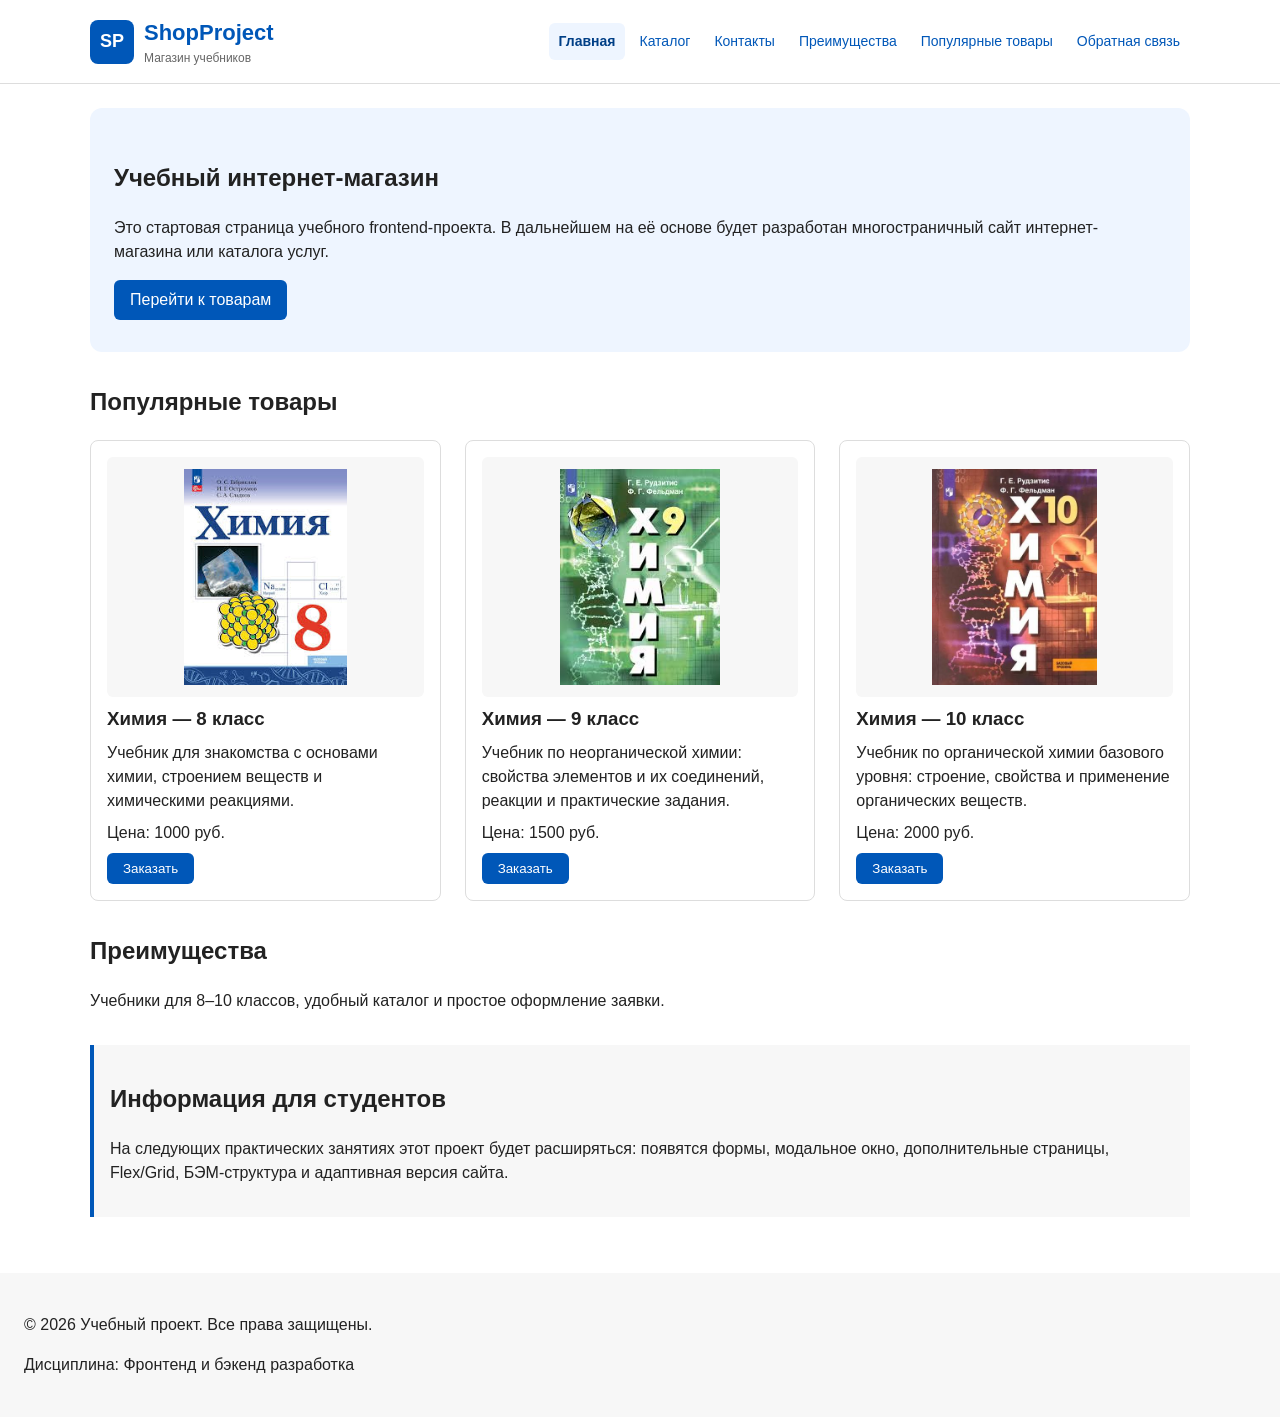
<file: index.html>
<!DOCTYPE html>
<html lang="ru">
<head>
  <meta charset="UTF-8">
  <meta name="viewport" content="width=device-width, initial-scale=1.0">
  <title>Каталог товаров</title>
  <link rel="stylesheet" href="css/style.css">
  <script src="js/main.js" defer></script>
  <meta property="og:type" content="website">
  <meta property="og:title" content="Учебный интернет-магазин">
  <meta property="og:description" content="Учебный frontend-проект интернет-магазина.">
  <meta property="og:image" content="https://demetro0.github.io/kr1-html-css-shop/images/preview.jpg">

</head>
<body>
   <header class="header">
    <div class="site-header">
      <a class="site-logo" href="index.html">
        <span class="site-logo__mark" aria-hidden="true">SP</span>
        <span>ShopProject<small>Магазин учебников</small></span>
      </a>
      <nav class="site-nav" aria-label="Основная навигация">
        <ul class="site-nav__list">
          <li><a href="index.html" aria-current="page">Главная</a></li>
          <li><a href="catalog.html">Каталог</a></li>
          <li><a href="contacts.html">Контакты</a></li>
          <li><a href="index.html#advantages">Преимущества</a></li>
          <li><a href="index.html#popular">Популярные товары</a></li>
          <li><a href="contacts.html#feedback">Обратная связь</a></li>
        </ul>
      </nav>
    </div>
  </header>


  <main>
    <section class="hero">
        <h1>Учебный интернет-магазин</h1>
        <p>
            Это стартовая страница учебного frontend-проекта.
            В дальнейшем на её основе будет разработан многостраничный сайт
            интернет-магазина или каталога услуг.
        </p>
        <a class="button" href="#popular">Перейти к товарам</a>
    </section>

  <section class="section" id="popular">
    <h2>Популярные товары</h2>

    <div class="products-grid">
      <article class="product-card">
        <img class="product-card__image" src="images/product-1.png" alt="Обложка учебника химии, 8 класс">
        <h3>Химия — 8 класс</h3>
        <p>Учебник для знакомства с основами химии, строением веществ и химическими реакциями.</p>
        <p>Цена: 1000 руб.</p>
        <button class="button product-card__button" type="button" data-product="Химия — 8 класс">
          Заказать
        </button>
      </article>

      <article class="product-card">
        <img class="product-card__image" src="images/product-2.png" alt="Обложка учебника химии, 9 класс">
        <h3>Химия — 9 класс</h3>
        <p>Учебник по неорганической химии: свойства элементов и их соединений, реакции и практические задания.</p>
        <p>Цена: 1500 руб.</p>
        <button class="button product-card__button" type="button" data-product="Химия — 9 класс">
          Заказать
        </button>
      </article>

      <article class="product-card">
        <img class="product-card__image" src="images/product-3.png" alt="Обложка учебника химии, 10 класс">
        <h3>Химия — 10 класс</h3>
        <p>Учебник по органической химии базового уровня: строение, свойства и применение органических веществ.</p>
        <p>Цена: 2000 руб.</p>
        <button class="button product-card__button" type="button" data-product="Химия — 10 класс">
          Заказать
        </button>
      </article>
    </div>
  </section>

    <section class="section" id="advantages">
      <h2>Преимущества</h2>
      <p>Учебники для 8–10 классов, удобный каталог и простое оформление заявки.</p>
    </section>

    <aside class="aside-info">
        <h2>Информация для студентов</h2>
        <p>
            На следующих практических занятиях этот проект будет расширяться:
            появятся формы, модальное окно, дополнительные страницы, Flex/Grid,
            БЭМ-структура и адаптивная версия сайта.
        </p>
    </aside>




  </main>

 <footer id="contacts">
    <p>&copy; 2026 Учебный проект. Все права защищены.</p>
    <p>Дисциплина: Фронтенд и бэкенд разработка</p>
</footer>
<dialog class="order-dialog" id="order-dialog" aria-labelledby="order-dialog-title">
  <h2 id="order-dialog-title">Оформление заявки</h2>

  <form class="order-form" id="order-form" action="#" method="post" novalidate>
    <input id="selected-product" name="selected-product" type="hidden">

    <div class="form-field">
      <label for="order-name">Имя</label>
      <input
        id="order-name"
        name="name"
        type="text"
        placeholder="Введите ваше имя"
        minlength="2"
        autocomplete="given-name"
        required
      >
    </div>

    <div class="form-field">
      <label for="order-email">E-mail</label>
      <input
        id="order-email"
        name="email"
        type="email"
        placeholder="example@mail.ru"
        autocomplete="email"
        required
      >
    </div>

    <div class="form-field">
      <label for="order-phone">Телефон</label>
      <input
        id="order-phone"
        name="phone"
        type="tel"
        inputmode="tel"
        placeholder="+7 (900) 000-00-00"
        pattern="^\+7 \(\d{3}\) \d{3}-\d{2}-\d{2}$"
        required
      >
      <small>Формат: +7 (900) 000-00-00</small>
    </div>

    <div class="form-field">
      <label for="order-date">Дата связи</label>
      <input
        id="order-date"
        name="date"
        type="date"
      >
    </div>

    <div class="form-field">
      <label for="order-topic">Тема заявки</label>
      <select id="order-topic" name="topic" required>
        <option value="">Выберите тему</option>
        <option value="product">Заказ товара</option>
        <option value="consultation">Консультация</option>
        <option value="delivery">Доставка</option>
      </select>
    </div>

    <div class="form-field">
      <label for="order-comment">Комментарий</label>
      <textarea
        id="order-comment"
        name="comment"
        rows="4"
        placeholder="Укажите дополнительную информацию"
      ></textarea>
    </div>

    <div class="form-field form-field--checkbox">
      <label>
        <input
          id="order-agreement"
          name="agreement"
          type="checkbox"
          required
        >
        Я согласен на обработку данных
      </label>
    </div>

    <div class="form-actions">
      <button type="button" id="close-order-dialog">Закрыть</button>
      <button type="submit">Отправить заявку</button>
    </div>
  </form>
</dialog>

<p class="success-message" id="success-message" hidden>
  Форма успешно отправлена!
</p>

</body>
</html>
</file>
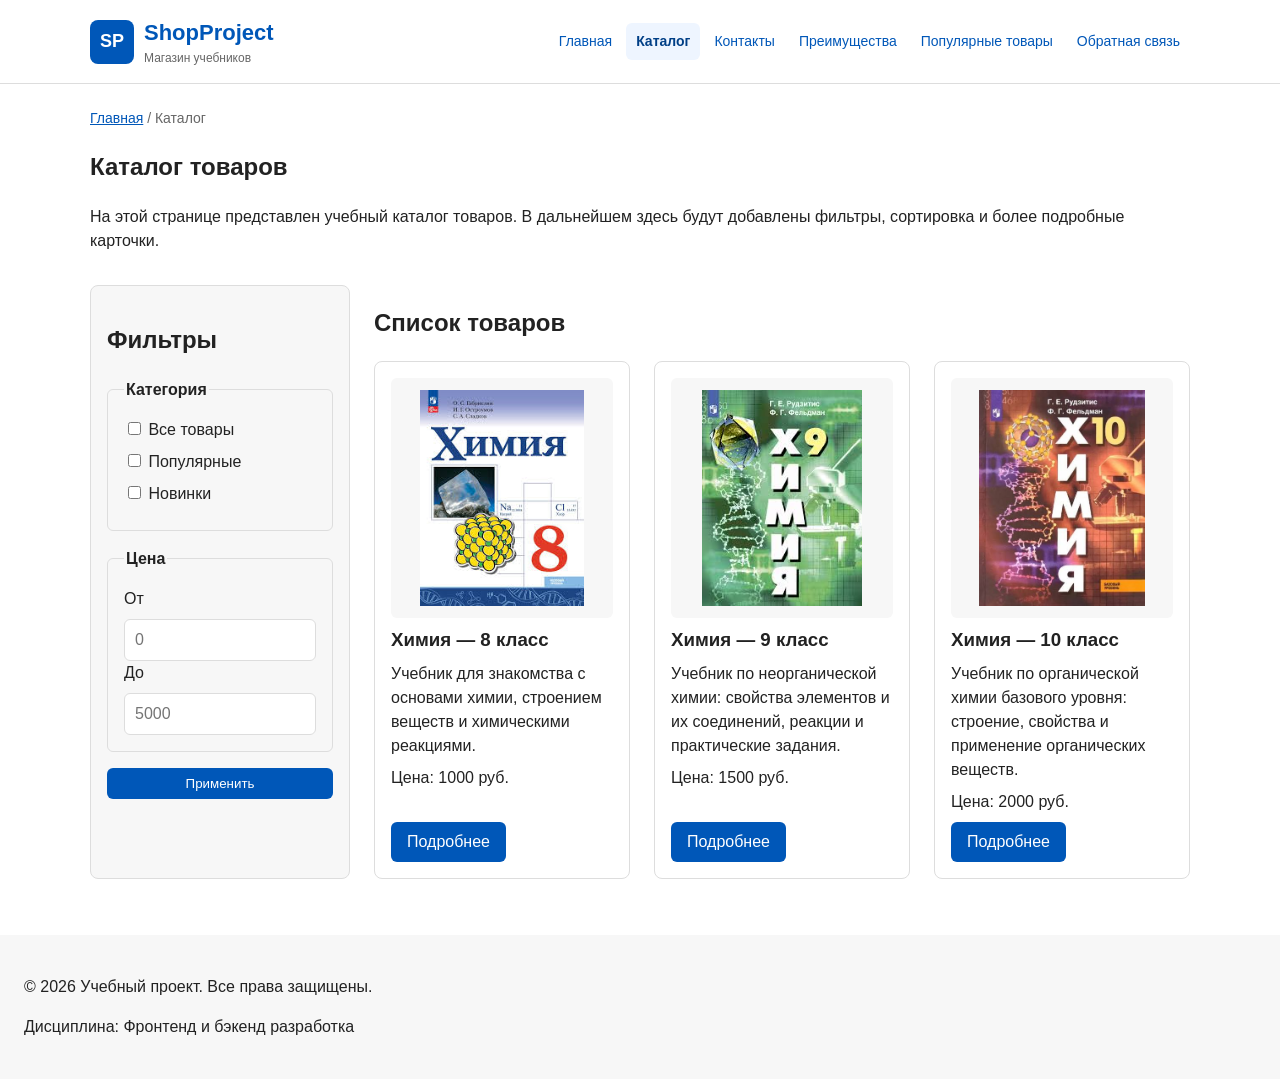
<file: catalog.html>
<!DOCTYPE html>
<html lang="ru">
<head>
  <meta charset="UTF-8">
  <meta name="viewport" content="width=device-width, initial-scale=1.0">
  <meta name="description" content="Каталог товаров учебного интернет-магазина.">
  <title>Каталог товаров — Учебный интернет-магазин</title>
  <link rel="stylesheet" href="css/style.css">
  <meta property="og:type" content="website">
  <meta property="og:title" content="Учебный интернет-магазин">
  <meta property="og:description" content="Учебный frontend-проект интернет-магазина.">
  <meta property="og:image" content="https://demetro0.github.io/kr1-html-css-shop/images/preview.jpg">

</head>
<body>
    <header class="header">
    <div class="site-header">
      <a class="site-logo" href="index.html">
        <span class="site-logo__mark" aria-hidden="true">SP</span>
        <span>ShopProject<small>Магазин учебников</small></span>
      </a>
      <nav class="site-nav" aria-label="Основная навигация">
        <ul class="site-nav__list">
          <li><a href="index.html">Главная</a></li>
          <li><a href="catalog.html" aria-current="page">Каталог</a></li>
          <li><a href="contacts.html">Контакты</a></li>
          <li><a href="index.html#advantages">Преимущества</a></li>
          <li><a href="index.html#popular">Популярные товары</a></li>
          <li><a href="contacts.html#feedback">Обратная связь</a></li>
        </ul>
      </nav>
    </div>
  </header>

  <main>
    <nav class="breadcrumbs" aria-label="Хлебные крошки">
      <a href="index.html">Главная</a>
      <span>Каталог</span>
    </nav>

    <section class="section">
      <h1>Каталог товаров</h1>
      <p>
        На этой странице представлен учебный каталог товаров.
        В дальнейшем здесь будут добавлены фильтры, сортировка и более
        подробные карточки.
      </p>
    </section>
    <section class="catalog-layout">
  <aside class="catalog-filters">
    <h2>Фильтры</h2>

    <form class="filters-form" action="#" method="get">
      <fieldset>
        <legend>Категория</legend>

        <label>
          <input type="checkbox" name="category" value="all">
          Все товары
        </label>

        <label>
          <input type="checkbox" name="category" value="popular">
          Популярные
        </label>

        <label>
          <input type="checkbox" name="category" value="new">
          Новинки
        </label>
      </fieldset>

      <fieldset>
        <legend>Цена</legend>

        <label for="price-from">От</label>
        <input id="price-from" name="price-from" type="number" min="0" placeholder="0">

        <label for="price-to">До</label>
        <input id="price-to" name="price-to" type="number" min="0" placeholder="5000">
      </fieldset>

      <button class="button" type="submit">Применить</button>
    </form>
  </aside>

  <section class="catalog-products">
    <h2>Список товаров</h2>

    <div class="products-grid">
      <article class="product-card">
        <img class="product-card__image" src="images/product-1.png" alt="Обложка учебника химии, 8 класс">
        <h3>Химия — 8 класс</h3>
        <p>Учебник для знакомства с основами химии, строением веществ и химическими реакциями.</p>
        <p>Цена: 1000 руб.</p>
        <a class="button" href="index.html#popular">Подробнее</a>
      </article>

      <article class="product-card">
        <img class="product-card__image" src="images/product-2.png" alt="Обложка учебника химии, 9 класс">
        <h3>Химия — 9 класс</h3>
        <p>Учебник по неорганической химии: свойства элементов и их соединений, реакции и практические задания.</p>
        <p>Цена: 1500 руб.</p>
        <a class="button" href="index.html#popular">Подробнее</a>
      </article>

      <article class="product-card">
        <img class="product-card__image" src="images/product-3.png" alt="Обложка учебника химии, 10 класс">
        <h3>Химия — 10 класс</h3>
        <p>Учебник по органической химии базового уровня: строение, свойства и применение органических веществ.</p>
        <p>Цена: 2000 руб.</p>
        <a class="button" href="index.html#popular">Подробнее</a>
      </article>
    </div>
  </section>
</section>

    
  </main>

  <footer>
    <p>&copy; 2026 Учебный проект. Все права защищены.</p>
    <p>Дисциплина: Фронтенд и бэкенд разработка</p>
  </footer>
</body>
</html>
</file>
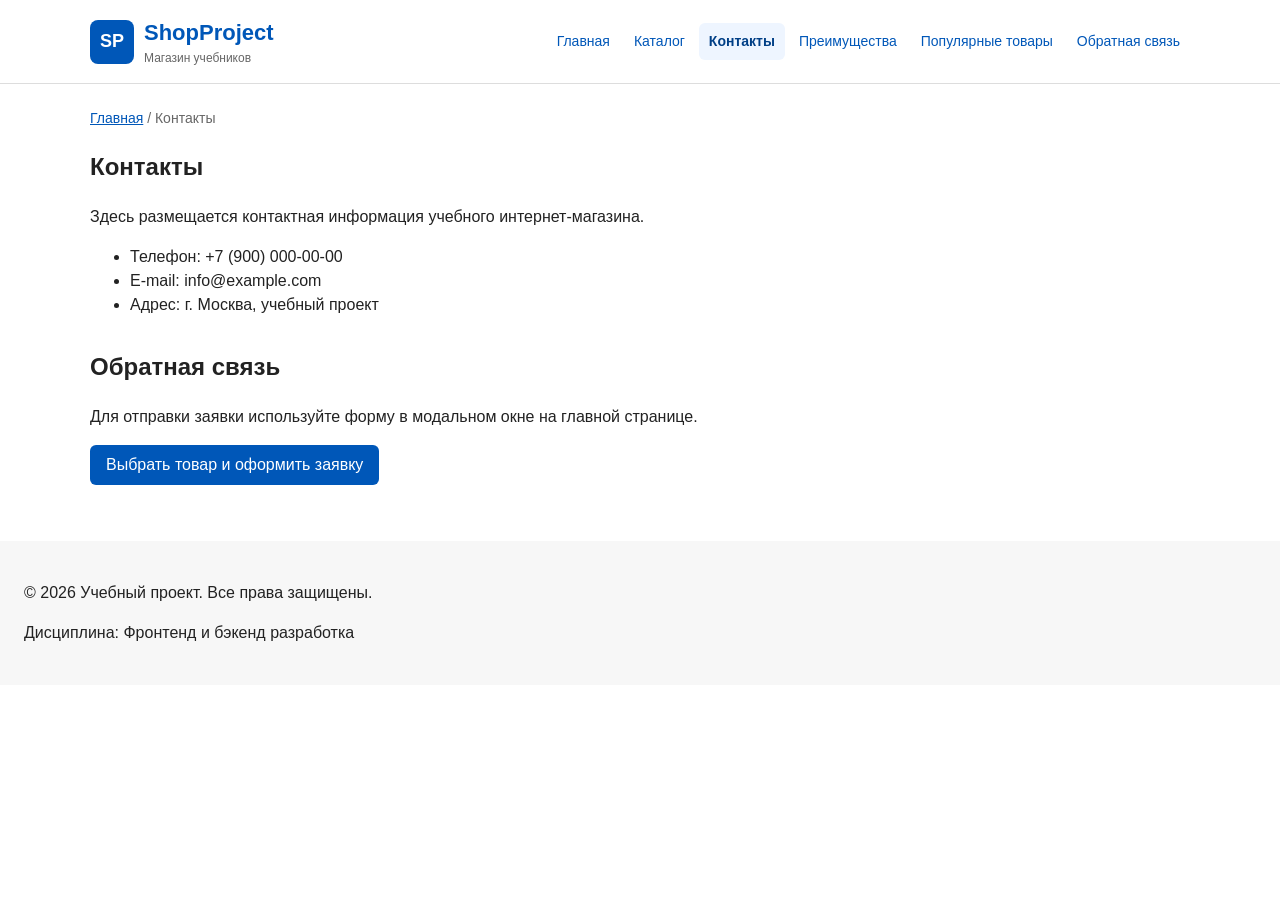
<file: contacts.html>
<!DOCTYPE html>
<html lang="ru">
<head>
  <meta charset="UTF-8">
  <meta name="viewport" content="width=device-width, initial-scale=1.0">
  <meta name="description" content="Контактная информация учебного интернет-магазина.">
  <title>Контакты — Учебный интернет-магазин</title>
  <link rel="stylesheet" href="css/style.css">
  <meta property="og:type" content="website">
  <meta property="og:title" content="Учебный интернет-магазин">
  <meta property="og:description" content="Учебный frontend-проект интернет-магазина.">
  <meta property="og:image" content="https://demetro0.github.io/kr1-html-css-shop/images/preview.jpg">

</head>
<body>
    <header class="header">
    <div class="site-header">
      <a class="site-logo" href="index.html">
        <span class="site-logo__mark" aria-hidden="true">SP</span>
        <span>ShopProject<small>Магазин учебников</small></span>
      </a>
      <nav class="site-nav" aria-label="Основная навигация">
        <ul class="site-nav__list">
          <li><a href="index.html">Главная</a></li>
          <li><a href="catalog.html">Каталог</a></li>
          <li><a href="contacts.html" aria-current="page">Контакты</a></li>
          <li><a href="index.html#advantages">Преимущества</a></li>
          <li><a href="index.html#popular">Популярные товары</a></li>
          <li><a href="contacts.html#feedback">Обратная связь</a></li>
        </ul>
      </nav>
    </div>
  </header>

  <main>
    <nav class="breadcrumbs" aria-label="Хлебные крошки">
      <a href="index.html">Главная</a>
      <span>Контакты</span>
    </nav>

    <section class="section">
      <h1>Контакты</h1>
      <p>
        Здесь размещается контактная информация учебного интернет-магазина.
      </p>

      <ul>
        <li>Телефон: +7 (900) 000-00-00</li>
        <li>E-mail: info@example.com</li>
        <li>Адрес: г. Москва, учебный проект</li>
      </ul>
    </section>

    <section class="section" id="feedback">
      <h2>Обратная связь</h2>
      <p>
        Для отправки заявки используйте форму в модальном окне на главной странице.
      </p>
      <a class="button" href="index.html#popular">Выбрать товар и оформить заявку</a>
    </section>
  </main>

  <footer>
    <p>&copy; 2026 Учебный проект. Все права защищены.</p>
    <p>Дисциплина: Фронтенд и бэкенд разработка</p>
  </footer>
</body>
</html>
</file>
<file: css/style.css>
/* ===============================
   1. Переменные проекта
   =============================== */

:root {
  /* Основные цвета проекта */
  --color-bg: #ffffff;
  --color-text: #222222;
  --color-muted: #666666;
  --color-primary: #0057b8;
  --color-primary-dark: #003f86;
  --color-border: #dddddd;
  --color-surface: #f7f7f7;
  --color-surface-accent: #eef5ff;
  --color-danger: #b00020;
  --color-success: #168a2f;
  --color-success-bg: #eefaf0;
  --color-white: #ffffff;

  /* Отступы */
  --space-xs: 4px;
  --space-sm: 8px;
  --space-md: 16px;
  --space-lg: 24px;
  --space-xl: 32px;

  /* Скругления */
  --radius-sm: 6px;
  --radius-md: 8px;
  --radius-lg: 12px;

  /* Размеры */
  --container-width: 1100px;
}

/* ===============================
   2. Базовые стили
   =============================== */

* {
  box-sizing: border-box;
}

body {
  margin: 0;
  font-family: Arial, sans-serif;
  line-height: 1.5;
  color: var(--color-text);
  background-color: var(--color-bg);
}
header,
main,
footer {
  padding: var(--space-lg);
}
header {
  background-color: var(--color-surface);
}

footer {
  background-color: var(--color-surface);
}
/* ===============================
   3. Общие элементы интерфейса
   =============================== */

a {
  color: var(--color-primary);
}

a:hover {
  color: var(--color-primary-dark);
}

a:focus-visible {
  outline: 2px solid var(--color-primary);
  outline-offset: 3px;
}
.button {
  display: inline-block;
  padding: var(--space-sm) var(--space-md);
  color: var(--color-white);
  background-color: var(--color-primary);
  text-decoration: none;
  border: none;
  border-radius: var(--radius-sm);
  cursor: pointer;
}

.button:hover {
  background-color: var(--color-primary-dark);
}

.button:focus-visible {
  outline: 2px solid var(--color-primary);
  outline-offset: 3px;
}

.button:disabled {
  opacity: 0.6;
  cursor: not-allowed;
}
/* ===============================
   4. Компоненты страницы
   =============================== */

.hero {
  max-width: var(--container-width);
  margin: 0 auto var(--space-xl);
  padding: var(--space-xl) var(--space-lg);
  background-color: var(--color-surface-accent);
  border-radius: var(--radius-lg);
}

.section {
  max-width: var(--container-width);
  margin: 0 auto var(--space-xl);
}

.section h2 {
  margin-top: 0;
}
.product-card {
  margin-bottom: var(--space-md);
  padding: var(--space-md);
  border: 1px solid var(--color-border);
  border-radius: var(--radius-md);
  background-color: var(--color-bg);
}

.product-card:hover {
  border-color: var(--color-primary);
}

.product-card h3 {
  margin-top: 0;
}
.aside-info {
  max-width: var(--container-width);
  margin: 0 auto var(--space-xl);
  padding: var(--space-md);
  border-left: 4px solid var(--color-primary);
  background-color: var(--color-surface);
}
/* ===============================
   5. Форма и модальное окно
   =============================== */

.order-dialog {
  width: min(100% - 32px, 560px);
  padding: var(--space-lg);
  border: none;
  border-radius: var(--radius-lg);
}

.order-dialog::backdrop {
  background-color: rgba(0, 0, 0, 0.5);
}

.form-field {
  margin-bottom: var(--space-md);
}

.form-field label {
  display: block;
  margin-bottom: var(--space-xs);
}

.form-field input,
.form-field select,
.form-field textarea {
  width: 100%;
  padding: 10px 12px;
  border: 1px solid var(--color-border);
  border-radius: var(--radius-sm);
  font: inherit;
}

.form-field input[type="checkbox"] {
  width: auto;
}

.form-field small {
  display: block;
  margin-top: var(--space-xs);
  color: var(--color-muted);
}
.form-field input:hover,
.form-field select:hover,
.form-field textarea:hover {
  border-color: var(--color-primary);
}

.form-field input:focus-visible,
.form-field select:focus-visible,
.form-field textarea:focus-visible,
.form-actions button:focus-visible {
  outline: 2px solid var(--color-primary);
  outline-offset: 3px;
}

[aria-invalid="true"] {
  border-color: var(--color-danger);
}
.success-message {
  max-width: var(--container-width);
  margin: var(--space-lg) auto;
  padding: var(--space-md);
  border-left: 4px solid var(--color-success);
  background-color: var(--color-success-bg);
}
.breadcrumbs {
  max-width: var(--container-width);
  margin: 0 auto var(--space-md);
  font-size: 14px;
  color: var(--color-muted);
}

.breadcrumbs a {
  color: var(--color-primary);
}

.breadcrumbs span::before {
  content: " / ";
  color: var(--color-muted);
}
html {
  scroll-behavior: smooth;
}
:target {
  outline: 2px dashed var(--color-primary);
  outline-offset: 4px;
}

.site-nav__list {
  display: flex;
  flex-wrap: wrap;
  justify-content: center;
  align-items: center;
  gap: var(--space-md);
  padding: 0;
  margin: var(--space-md) 0 0;
  list-style: none;
}

.site-nav__list a {
  display: inline-block;
  padding: var(--space-sm) var(--space-md);
  color: var(--color-primary);
  text-decoration: none;
  border-radius: var(--radius-sm);
}

.site-nav__list a:hover {
  color: var(--color-white);
  background-color: var(--color-primary);
}

.products-grid {
  display: grid;
  grid-template-columns: repeat(3, 1fr);
  gap: var(--space-lg);
}

.product-card {
  display: flex;
  flex-direction: column;
  gap: var(--space-sm);
  margin-bottom: 0;
  padding: var(--space-md);
  border: 1px solid var(--color-border);
  border-radius: var(--radius-md);
  background-color: var(--color-bg);
}

.product-card .button {
  margin-top: auto;
  align-self: flex-start;
}

.catalog-layout {
  max-width: var(--container-width);
  margin: 0 auto var(--space-xl);
  display: grid;
  grid-template-columns: 260px 1fr;
  grid-template-areas: "filters products";
  gap: var(--space-lg);
}

.catalog-filters {
  grid-area: filters;
  padding: var(--space-md);
  border: 1px solid var(--color-border);
  border-radius: var(--radius-md);
  background-color: var(--color-surface);
}

.catalog-products {
  grid-area: products;
}
.filters-form {
  display: grid;
  gap: var(--space-md);
}

.filters-form fieldset {
  margin: 0;
  padding: var(--space-md);
  border: 1px solid var(--color-border);
  border-radius: var(--radius-sm);
}

.filters-form legend {
  font-weight: 700;
}

.filters-form label {
  display: block;
  margin-bottom: var(--space-sm);
}

.filters-form input[type="number"] {
  width: 100%;
  padding: 8px 10px;
  border: 1px solid var(--color-border);
  border-radius: var(--radius-sm);
  font: inherit;
}

/* 6. Шапка сайта и изображения товаров */
.header {
  background: var(--color-white);
  border-bottom: 1px solid var(--color-border);
  padding: var(--space-md) var(--space-lg);
}
.site-header {
  max-width: var(--container-width);
  margin: 0 auto;
  display: flex;
  align-items: center;
  justify-content: space-between;
  gap: var(--space-lg);
}
.site-logo {
  display: flex;
  align-items: center;
  gap: 10px;
  text-decoration: none;
  font-weight: 700;
  font-size: 22px;
  white-space: nowrap;
}
.site-logo__mark {
  display: grid;
  place-items: center;
  width: 44px;
  height: 44px;
  border-radius: var(--radius-md);
  background: var(--color-primary);
  color: var(--color-white);
  font-size: 18px;
}
.site-logo small {
  display: block;
  font-size: 12px;
  font-weight: 400;
  color: var(--color-muted);
}
.site-nav__list {
  margin: 0;
  gap: var(--space-xs);
  justify-content: flex-end;
}
.site-nav__list a {
  font-size: 14px;
  padding: 8px 10px;
}
.site-nav__list a[aria-current="page"] {
  background: var(--color-surface-accent);
  color: var(--color-primary-dark);
  font-weight: 700;
}
.product-card__image {
  display: block;
  width: 100%;
  height: 240px;
  object-fit: contain;
  background: var(--color-surface);
  border-radius: var(--radius-sm);
  padding: 12px;
}
.product-card p, .product-card h3 { margin: 0; }
.catalog-products { min-width: 0; }
@media (max-width: 900px) {
  .site-header { flex-direction: column; align-items: flex-start; }
  .site-nav__list { justify-content: flex-start; }
  .catalog-layout { grid-template-columns: 1fr; grid-template-areas: "filters" "products"; }
}
@media (max-width: 650px) {
  .products-grid { grid-template-columns: 1fr; }
  .header, main, footer { padding: var(--space-md); }
  .site-header { gap: var(--space-md); }
}
</file>
